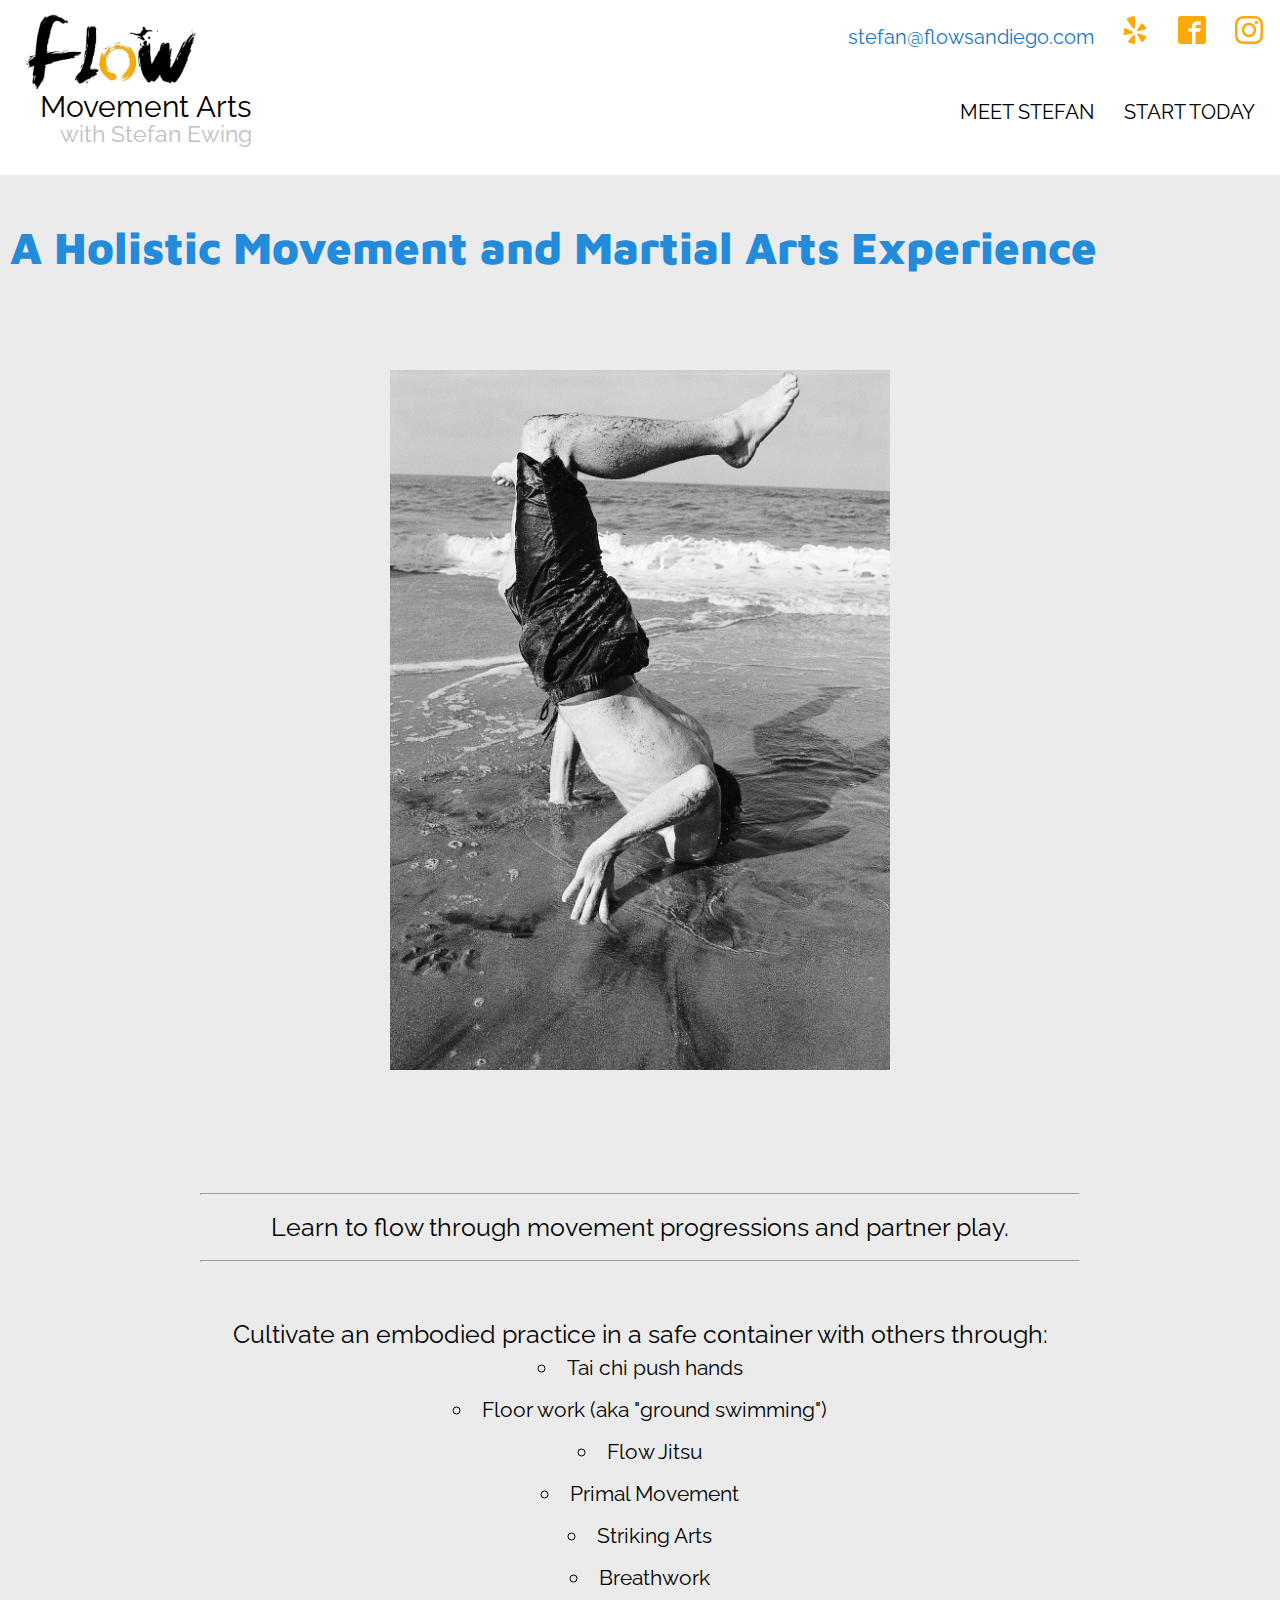
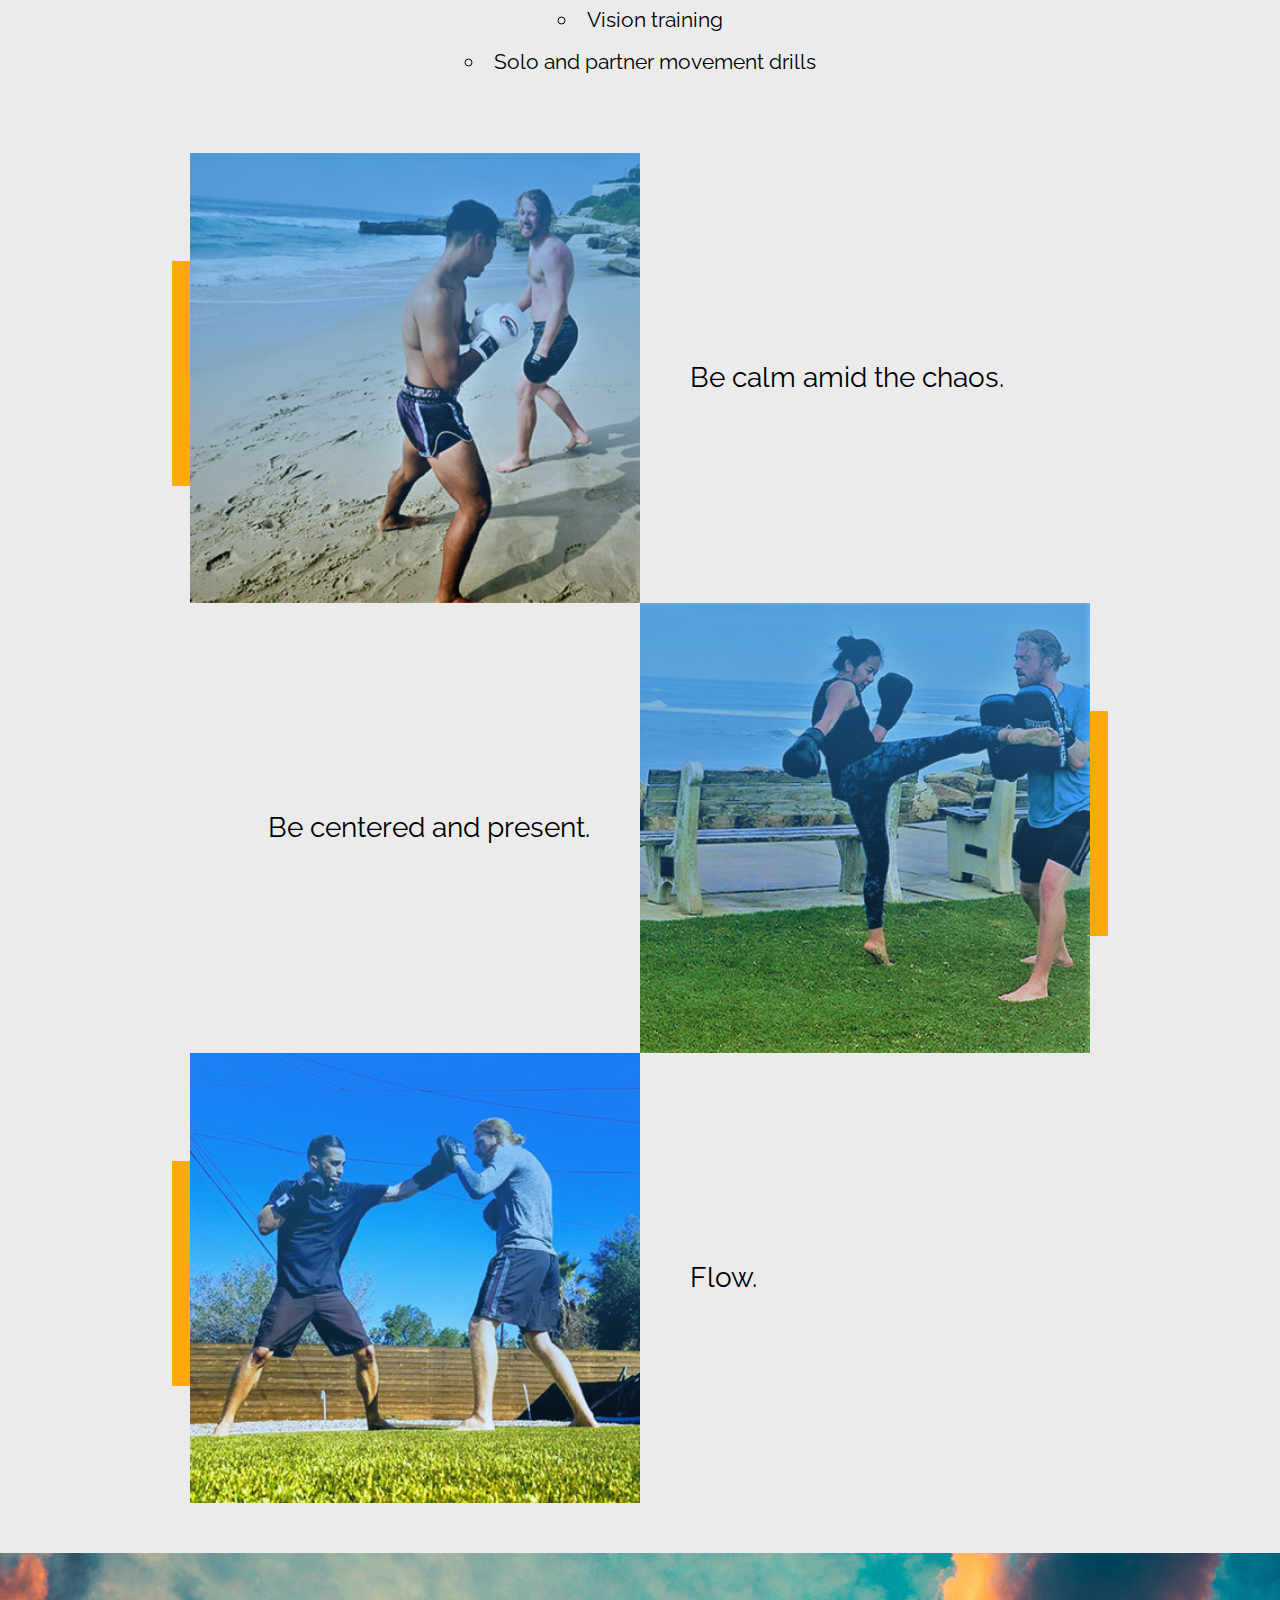
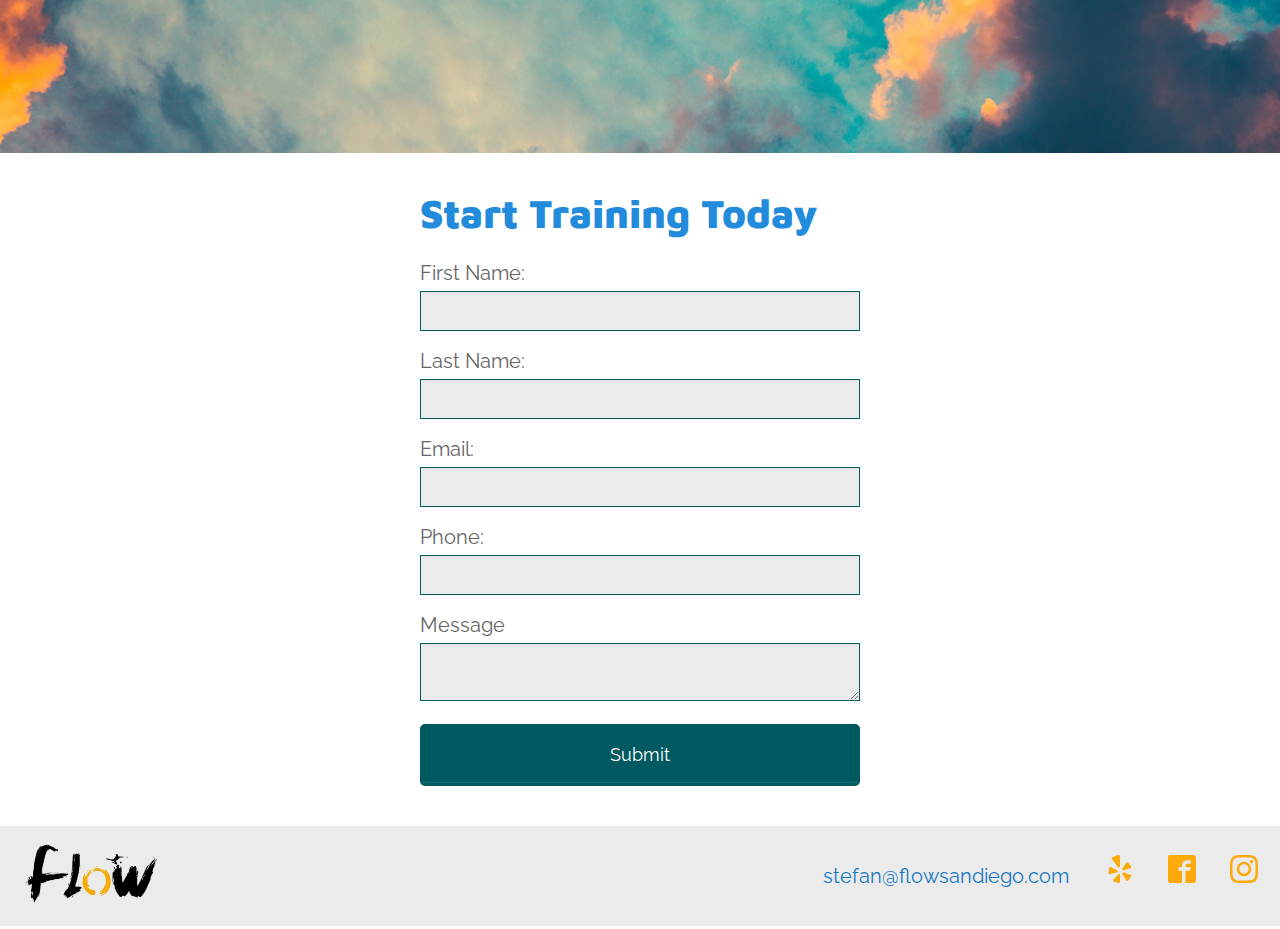
<file: index.html>
<!doctype html>
<html lang="en-US">
<html>

<head>
  <link href="https://fonts.googleapis.com/css?family=Maven+Pro:500,900|Raleway:400,500,600" rel="stylesheet">
  <link href="https://cdn-images.mailchimp.com/embedcode/horizontal-slim-10_7.css" rel="stylesheet" type="text/css">
  <title>Holistic Movement and Martial Arts | San Diego</title>
  <meta charset="utf-8" />
  <meta name="description" content="Learn muay thai kickboxing and self defense in San Diego with training 
      crafted to you personally. Easily fit training into your schedule by meeting the instructor 
      when and where you want. Start training today!" />
  <meta name="viewport" content="initial-scale=1.0,width=device-width" />
  <meta name="google-site-verification" content="4Tm22Hszbmu7S5Mw5IDHww8id_lLpzlJsDMXndzX_nU" />
  <meta name="msvalidate.01" content="718AE8DAEF919792B9D03F8E75C4435F" />
  <link rel="stylesheet" href="css/reset.css" />
  <link rel="stylesheet" href="css/style.css" />
</head>

<body>
  <svg aria-hidden="true" style="position: absolute; width: 0; height: 0; overflow: hidden;" version="1.1"
    xmlns="http://www.w3.org/2000/svg" xmlns:xlink="http://www.w3.org/1999/xlink">
    <defs>
      <symbol id="icon-menu" viewBox="0 0 32 32">
        <title>menu</title>
        <path d="M2 6h28v6h-28zM2 14h28v6h-28zM2 22h28v6h-28z"></path>
      </symbol>
      <symbol id="icon-facebook2" viewBox="0 0 32 32">
        <title>facebook2</title>
        <path
          d="M29 0h-26c-1.65 0-3 1.35-3 3v26c0 1.65 1.35 3 3 3h13v-14h-4v-4h4v-2c0-3.306 2.694-6 6-6h4v4h-4c-1.1 0-2 0.9-2 2v2h6l-1 4h-5v14h9c1.65 0 3-1.35 3-3v-26c0-1.65-1.35-3-3-3z">
        </path>
      </symbol>
      <symbol id="icon-instagram" viewBox="0 0 32 32">
        <title>instagram</title>
        <path
          d="M16 2.881c4.275 0 4.781 0.019 6.462 0.094 1.563 0.069 2.406 0.331 2.969 0.55 0.744 0.288 1.281 0.638 1.837 1.194 0.563 0.563 0.906 1.094 1.2 1.838 0.219 0.563 0.481 1.412 0.55 2.969 0.075 1.688 0.094 2.194 0.094 6.463s-0.019 4.781-0.094 6.463c-0.069 1.563-0.331 2.406-0.55 2.969-0.288 0.744-0.637 1.281-1.194 1.837-0.563 0.563-1.094 0.906-1.837 1.2-0.563 0.219-1.413 0.481-2.969 0.55-1.688 0.075-2.194 0.094-6.463 0.094s-4.781-0.019-6.463-0.094c-1.563-0.069-2.406-0.331-2.969-0.55-0.744-0.288-1.281-0.637-1.838-1.194-0.563-0.563-0.906-1.094-1.2-1.837-0.219-0.563-0.481-1.413-0.55-2.969-0.075-1.688-0.094-2.194-0.094-6.463s0.019-4.781 0.094-6.463c0.069-1.563 0.331-2.406 0.55-2.969 0.288-0.744 0.638-1.281 1.194-1.838 0.563-0.563 1.094-0.906 1.838-1.2 0.563-0.219 1.412-0.481 2.969-0.55 1.681-0.075 2.188-0.094 6.463-0.094zM16 0c-4.344 0-4.887 0.019-6.594 0.094-1.7 0.075-2.869 0.35-3.881 0.744-1.056 0.412-1.95 0.956-2.837 1.85-0.894 0.888-1.438 1.781-1.85 2.831-0.394 1.019-0.669 2.181-0.744 3.881-0.075 1.713-0.094 2.256-0.094 6.6s0.019 4.887 0.094 6.594c0.075 1.7 0.35 2.869 0.744 3.881 0.413 1.056 0.956 1.95 1.85 2.837 0.887 0.887 1.781 1.438 2.831 1.844 1.019 0.394 2.181 0.669 3.881 0.744 1.706 0.075 2.25 0.094 6.594 0.094s4.888-0.019 6.594-0.094c1.7-0.075 2.869-0.35 3.881-0.744 1.050-0.406 1.944-0.956 2.831-1.844s1.438-1.781 1.844-2.831c0.394-1.019 0.669-2.181 0.744-3.881 0.075-1.706 0.094-2.25 0.094-6.594s-0.019-4.887-0.094-6.594c-0.075-1.7-0.35-2.869-0.744-3.881-0.394-1.063-0.938-1.956-1.831-2.844-0.887-0.887-1.781-1.438-2.831-1.844-1.019-0.394-2.181-0.669-3.881-0.744-1.712-0.081-2.256-0.1-6.6-0.1v0z">
        </path>
        <path
          d="M16 7.781c-4.537 0-8.219 3.681-8.219 8.219s3.681 8.219 8.219 8.219 8.219-3.681 8.219-8.219c0-4.537-3.681-8.219-8.219-8.219zM16 21.331c-2.944 0-5.331-2.387-5.331-5.331s2.387-5.331 5.331-5.331c2.944 0 5.331 2.387 5.331 5.331s-2.387 5.331-5.331 5.331z">
        </path>
        <path
          d="M26.462 7.456c0 1.060-0.859 1.919-1.919 1.919s-1.919-0.859-1.919-1.919c0-1.060 0.859-1.919 1.919-1.919s1.919 0.859 1.919 1.919z">
        </path>
      </symbol>
      <symbol id="icon-yelp" viewBox="0 0 32 32">
        <title>yelp</title>
        <path
          d="M19.027 20.421c-0.54 0.545-0.083 1.535-0.083 1.535l4.065 6.788c0 0 0.668 0.895 1.246 0.895 0.581 0 1.155-0.477 1.155-0.477l3.214-4.594c0 0 0.324-0.58 0.331-1.087 0.012-0.722-1.077-0.92-1.077-0.92l-7.609-2.444c-0 0-0.746-0.198-1.242 0.303zM18.642 17c0.389 0.66 1.463 0.468 1.463 0.468l7.592-2.219c0 0 1.035-0.421 1.182-0.982 0.145-0.561-0.171-1.238-0.171-1.238l-3.628-4.274c0 0-0.314-0.54-0.967-0.595-0.719-0.061-1.162 0.809-1.162 0.809l-4.29 6.75c0 0-0.379 0.672-0.020 1.28zM15.055 14.368c0.894-0.22 1.036-1.519 1.036-1.519l-0.061-10.808c0 0-0.135-1.333-0.734-1.695-0.94-0.57-1.218-0.272-1.487-0.233l-6.303 2.342c0 0-0.617 0.204-0.939 0.719-0.459 0.73 0.466 1.798 0.466 1.798l6.551 8.93c0 0 0.647 0.669 1.47 0.465zM13.498 18.742c0.023-0.834-1.001-1.334-1.001-1.334l-6.775-3.423c0 0-1.004-0.414-1.491-0.126-0.373 0.221-0.704 0.62-0.737 0.973l-0.441 5.432c0 0-0.066 0.941 0.178 1.369 0.345 0.608 1.482 0.184 1.482 0.184l7.909-1.748c0.307-0.207 0.846-0.225 0.876-1.328zM15.465 21.673c-0.679-0.349-1.491 0.373-1.491 0.373l-5.296 5.83c0 0-0.661 0.892-0.493 1.439 0.158 0.513 0.42 0.768 0.791 0.948l5.319 1.679c0 0 0.645 0.134 1.133-0.008 0.693-0.201 0.565-1.286 0.565-1.286l0.12-7.894c-0 0-0.027-0.76-0.648-1.082z">
        </path>
      </symbol>
    </defs>
  </svg>

  <div class="tablet_nav_dropdown_background"></div>
  <header>
    <div class="scroll_header" id="scrollHeader" role="form">
      <div class="scroll_header_left">
        <button type="button" class="start_today" id="start_today">Start Training Today</button>
      </div>
      <!--end header left-->
      <div class="scroll_header_right">

        <!-- Begin MailChimp Signup Form -->
        <!-- <div id="mc_embed_signup"> -->
        <form
          action="https://directconnectionstraining.us16.list-manage.com/subscribe/post?u=0e68aa7948aa523b3192896d3&amp;id=10de667a09"
          method="post" id="mc-embedded-subscribe-form" name="mc-embedded-subscribe-form" class="validate"
          target="_blank" novalidate>
          <!-- <div id="mc_embed_signup_scroll"> -->
          <!-- <label for="mce-EMAIL">Subscribe to our mailing list</label> -->
          <p>Subscribe to my email list:</p>
          <input type="email" value="" name="EMAIL" class="email newsletter_email" id="mce-EMAIL"
            placeholder="email address" id="newsletter_email" required>
          <!-- real people should not fill this in and expect good things - do not remove this or risk form bot signups-->
          <!-- <div style="position: absolute; left: -5000px;" aria-hidden="true"> -->
          <!-- <input type="text" name="b_0e68aa7948aa523b3192896d3_10de667a09" tabindex="-1" value=""> -->
          <!-- </div> -->
          <!-- <div class="clear"> -->
          <input type="submit" value="Subscribe" name="subscribe" id="mc-embedded-subscribe" class="button submit_btn">
          <!-- </div> -->
          <!-- </div> -->
        </form>
        <!-- </div> -->
        <!--End mc_embed_signup-->
      </div>
      <!--end header right-->
    </div>
    <!--end scroll_header-->

    <div class="header_grid">
      <div class="main_header">
        <a href="http://www.flowsandiego.com"><img src="images/flow_logo.png" alt="Flow Movement Arts logo"
            class="logo_img"></a>
        <h2>Movement Arts</h2>
        <h3>with Stefan Ewing</h3>
      </div>
      <div class="contact">
        <ul>
          <li><a href="mailto:stefan@flowsandiego.com">stefan@flowsandiego.com</a>
          <li>
          <li><a target="_blank" href="https://www.yelp.com/biz/flow-fitness-in-striking-san-diego-3"><svg
                class="icon icon-yelp">
                <use xlink:href="#icon-yelp"></use>
              </svg></a></li>
          <li><a target="_blank" href="https://www.facebook.com/flowfitnessinstriking/"><svg
                class="icon icon-facebook2">
                <use xlink:href="#icon-facebook2"></use>
              </svg></a></li>
          <li><a target="_blank" href="https://www.instagram.com/flowsandiego/"><svg class="icon icon-instagram">
                <use xlink:href="#icon-instagram"></use>
              </svg></a></li>
        </ul>
      </div>
      <nav class="nav">
        <ul>
          <li><a href="http://www.flowsandiego.com/meet_stefan">Meet Stefan</a></li>
          <li><a href="#" class="start_today" id="start_today">Start Today</a></li>
        </ul>
      </nav>
      <nav class="tablet_nav">
        <li><a target="_blank" href="https://www.yelp.com/biz/flow-fitness-in-striking-san-diego-3"><svg
              class="icon icon-yelp">
              <use xlink:href="#icon-yelp"></use>
            </svg></a></li>
        <li><a target="_blank" href="https://www.facebook.com/flowfitnessinstriking/"><svg class="icon icon-facebook2">
              <use xlink:href="#icon-facebook2"></use>
            </svg></a></li>
        <li><a target="_blank" href="https://www.instagram.com/flowsandiego/"><svg class="icon icon-instagram">
              <use xlink:href="#icon-instagram"></use>
            </svg></a></li>
        <li class="menu_bars"><a href="#"><svg class="icon icon-menu" id="menuBtn">
              <use xlink:href="#icon-menu"></use>
            </svg></a></li>
      </nav>
      <!--end tablet_nav-->
    </div> <!-- end div grid -->
  </header>
  <!-- TODO: make hamburger menu clickable when tabbing through -->
  <nav class="tablet_nav_dropdown" id="tabletNavDropdown">
    <ul>
      <li><a href="http://www.flowsandiego.com/meet_stefan">Meet Stefan</a></li>
      <li><a href="#" class="start_today" id="start_today">Start Today</a></li>
    </ul>
  </nav>
  <!--nav dropdown end -->

  <main class="container main_content">
    <div class="row main_row">
      <h1>A Holistic Movement and Martial Arts Experience<h1>
    </div>
    <!--end row-->

    <div style="max-width: 600px; margin: auto; padding: 50px;">
      <img style="width: 100%;" src="images/Kodakgold200-45.jpeg">
    </div>


    <section class="content">
      <section class="content_overview">
        <hr>
        <p>Learn to flow through movement progressions and partner play.</p>
        <hr>
        <div class="content_overview_div">
          <p>Cultivate an embodied practice in a safe container with others through:</p>
          <ul class="content_overview_list">
            <li>Tai chi push hands</li>
            <li>Floor work (aka "ground swimming")</li>
            <li>Flow Jitsu</li>
            <li>Primal Movement</li>
            <li>Striking Arts</li>
            <li>Breathwork</li>
            <li>Vision training</li>
            <li>Solo and partner movement drills</li>
          </ul>
        </div>
      </section>
      <section class="container main_grid">
        <div class="image_1 item item1" aria-label="muay thai training on a beach" role="img">
          <div class="image_marker image_marker_left"></div>
        </div> <!-- end image_1 -->
        <div class="item item2">
          <div class="item_textbox_right">
            <p class="heavy">Be calm amid the chaos.</p>
          </div>
        </div>
        <div class="item item3">
          <div class="item_textbox_left">
            <p class="heavy">Be centered and present.</p>
          </div>
        </div>
        <div class="image_2 item item4" aria-label="self-defense training in garage" role="img">
          <div class="image_marker image_marker_right"></div>
        </div> <!-- end image_2 -->
        <div class="image_3 item item5" aria-label="martial arts training gear" role="img">
          <div class="image_marker image_marker_left"></div>
        </div> <!-- end image_3 -->
        <div class="item item6">
          <div class="item_textbox_right">
            <p class="heavy">Flow.</p>
          </div>
        </div>
      </section>
      <!--end main_grid-->
    </section>


    <!--
          <section class="showcase_grid" id="mainContent">
            <div class="container video_1_box">
              <button class="playBtn" id="playBtn1" title="Toggle Play">►</button>
              <video muted loop preload="none" poster="images/video4poster.png" class="video1 video" id="video1" src="images/video4.mp4" type="video/mp4" aria-label="Stefan and client doing self-defense training"></video>
              <a href="#!" class="muteBtn1 muteBtn" id="muteBtn1" role="button" aria-label="mute button" tabindex="-1">
                <span></span>
              </a>
            </div> 

            <div class="container video_2_box">
              <button class="playBtn" id="playBtn2" title="Toggle Play">►</button>
              <video muted loop preload="none" poster="images/video6poster.png" class="video2 video" id="video2" src="images/video6.mp4" type="video/mp4" aria-label="Stefan and client muay thai training"></video>
              <a href="#!" class="muteBtn1 muteBtn" id="muteBtn2" role="button" aria-label="mute button" tabindex="-1">
                <span></span>
              </a>
            </div> 
          </section> <!--showcase end-->


    <div class="row_testimonial"></div>
    <!--end row-->
  </main>
  <!--end main_content container-->


  <div class="row row_banner">
  </div>
  <!--end row-->

  <form name="contact" data-netlify="true" aria-label="contact form" tabindex="0">
    <h1 class="start_today_header" id="start_today_header">Start Training Today</h1>
    <label for='first_name'>First Name:</label>
    <input type="text" id="first_name" name="first_name">

    <label for='last_name'>Last Name:</label>
    <input type="text" id="last_name" name="last_name">

    <label for='email'>Email:</label>
    <input type="email" id="email" name="user_email">

    <label for='phone'>Phone:</label>
    <input type="number" id="number" name="user_number" aria-label="phone">

    <label for="comment">Message</label>
    <textarea id="comment" name="user_comment"></textarea>
    <button type="submit" class="submit">Submit</button>
  </form>

  <footer>
    <div class="large_footer">
      <ul>
        <a href="http://www.flowsandiego.com/"><img src="images/flow_logo.png" alt="Flow Movement Arts logo"
            class="logo_img_small"></a>
        <li><a href="mailto:stefan@flowsandiego.com">stefan@flowsandiego.com</a>
        <li>
        <li><a target="_blank" href="https://www.yelp.com/biz/flow-fitness-in-striking-san-diego-3"><svg
              class="icon icon-yelp">
              <use xlink:href="#icon-yelp"></use>
            </svg></a></li>
        <li><a target="_blank" href="https://www.facebook.com/flowfitnessinstriking/"><svg class="icon icon-facebook2">
              <use xlink:href="#icon-facebook2"></use>
            </svg></a></li>
        <li><a target="_blank" href="https://www.instagram.com/flowsandiego/"><svg class="icon icon-instagram">
              <use xlink:href="#icon-instagram"></use>
            </svg></a></li>
      </ul>
    </div>
    <div class="small_footer">
      <ul class="footer_ul_icons">
        <li><a target="_blank" href="https://www.yelp.com/biz/flow-fitness-in-striking-san-diego-3"><svg
              class="icon icon-yelp">
              <use xlink:href="#icon-yelp"></use>
            </svg></a></li>
        <li><a target="_blank" href="https://www.facebook.com/flowfitnessinstriking/"><svg class="icon icon-facebook2">
              <use xlink:href="#icon-facebook2"></use>
            </svg></a></li>
        <li><a target="_blank" href="https://www.instagram.com/flowsandiego/"><svg class="icon icon-instagram">
              <use xlink:href="#icon-instagram"></use>
            </svg></a></li>
      </ul>
      <ul class="footer_ul_contact">
        <li><a href="mailto:stefan@flowsandiego.com">stefan@flowsandiego.com</a>
        <li>
          <a href="http://www.flowsandiego.com/"><img src="images/flow_logo.png" alt="Flow Movement Arts logo"
              class="logo_img_small"></a>
      </ul>
    </div>
  </footer>


  <script src="https://ajax.googleapis.com/ajax/libs/jquery/3.2.1/jquery.min.js"></script>
  <script src="js/global.js" async></script>
  <script src="js/home.js" async></script>
</body>

</html>
</file>
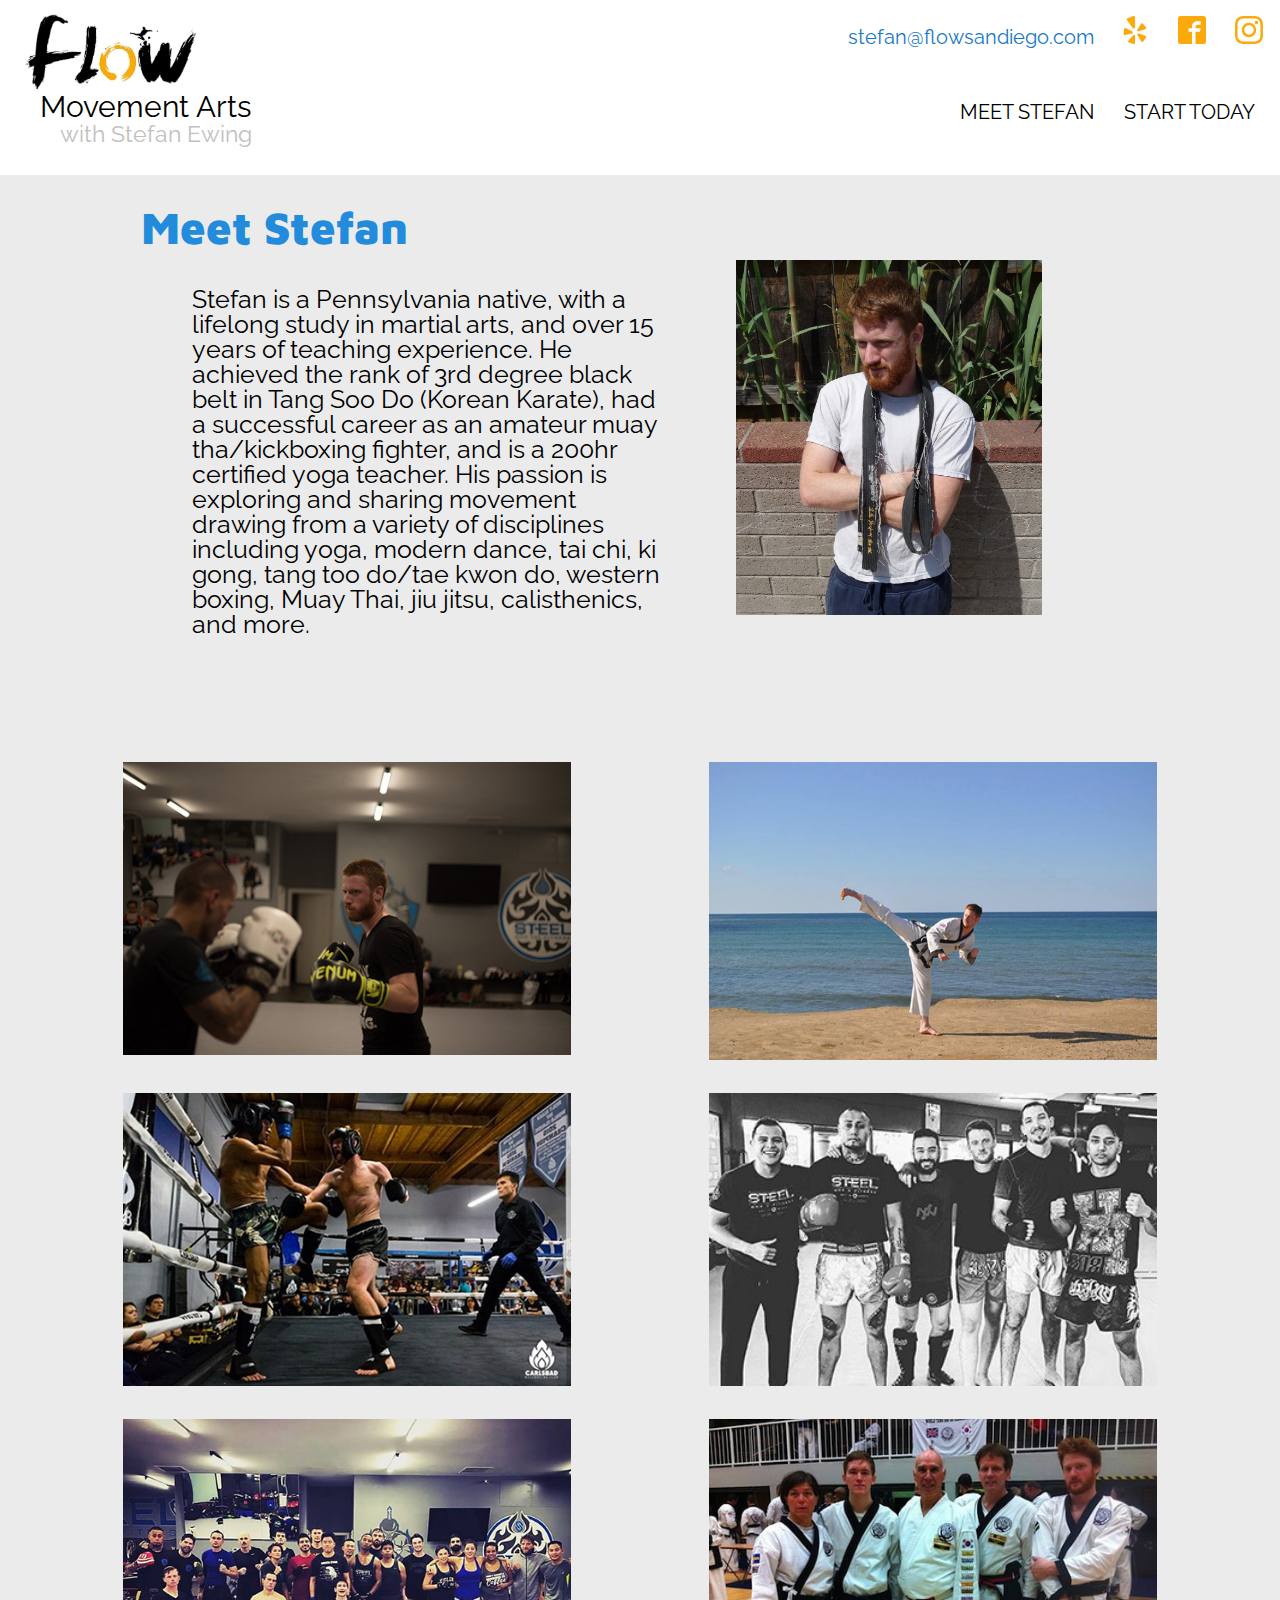
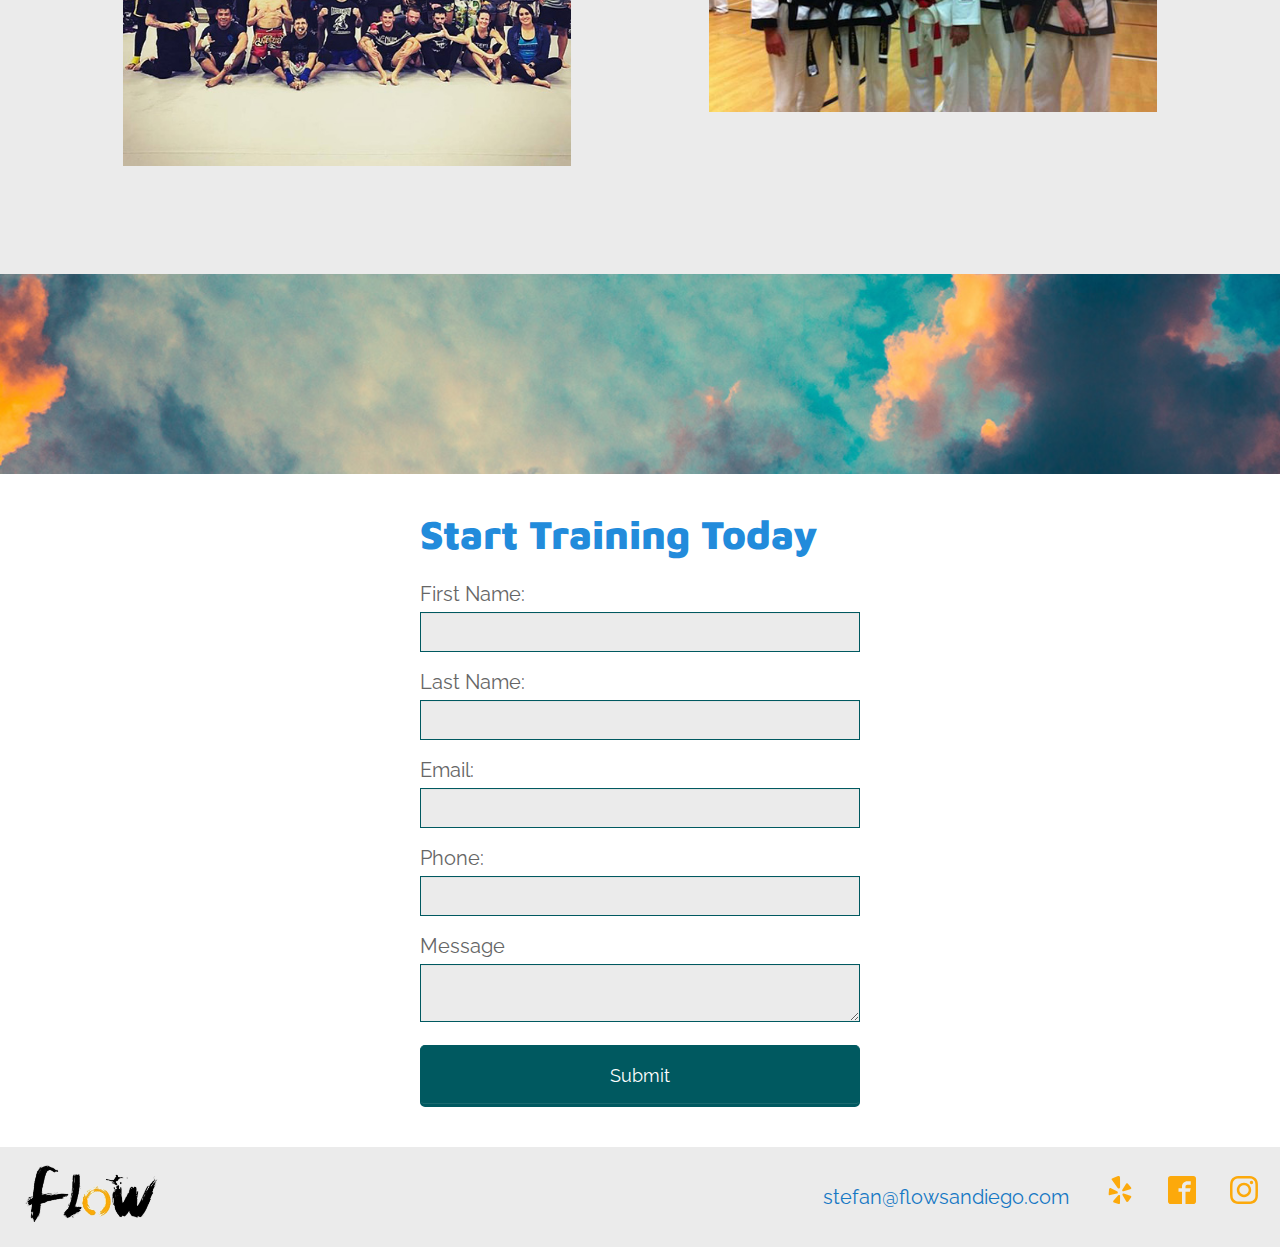
<file: meet_stefan.html>
<!doctype html>
<html lang="en-US">
<html>

<head>
  <link href="https://fonts.googleapis.com/css?family=Maven+Pro:500,900|Raleway:400,500,600" rel="stylesheet">
  <title>Holistic Movement and Martial Arts | Instructor | San Deigo</title>
  <meta charset="utf-8" />
  <meta name="description" content="Learn muay thai kickboxing and self defense in San Diego with training 
        crafted to you personally. Easily fit training into your schedule by meeting the instructor 
        when and where you want. Start training today!" />
  <meta name="viewport" content="initial-scale=1.0,width=device-width" />
  <link rel="stylesheet" href="css/reset.css" />
  <link rel="stylesheet" href="css/style.css" />
</head>

<body>
  <svg aria-hidden="true" style="position: absolute; width: 0; height: 0; overflow: hidden;" version="1.1"
    xmlns="http://www.w3.org/2000/svg" xmlns:xlink="http://www.w3.org/1999/xlink">
    <defs>
      <symbol id="icon-menu" viewBox="0 0 32 32">
        <title>menu</title>
        <path d="M2 6h28v6h-28zM2 14h28v6h-28zM2 22h28v6h-28z"></path>
      </symbol>
      <symbol id="icon-facebook2" viewBox="0 0 32 32">
        <title>facebook2</title>
        <path
          d="M29 0h-26c-1.65 0-3 1.35-3 3v26c0 1.65 1.35 3 3 3h13v-14h-4v-4h4v-2c0-3.306 2.694-6 6-6h4v4h-4c-1.1 0-2 0.9-2 2v2h6l-1 4h-5v14h9c1.65 0 3-1.35 3-3v-26c0-1.65-1.35-3-3-3z">
        </path>
      </symbol>
      <symbol id="icon-instagram" viewBox="0 0 32 32">
        <title>instagram</title>
        <path
          d="M16 2.881c4.275 0 4.781 0.019 6.462 0.094 1.563 0.069 2.406 0.331 2.969 0.55 0.744 0.288 1.281 0.638 1.837 1.194 0.563 0.563 0.906 1.094 1.2 1.838 0.219 0.563 0.481 1.412 0.55 2.969 0.075 1.688 0.094 2.194 0.094 6.463s-0.019 4.781-0.094 6.463c-0.069 1.563-0.331 2.406-0.55 2.969-0.288 0.744-0.637 1.281-1.194 1.837-0.563 0.563-1.094 0.906-1.837 1.2-0.563 0.219-1.413 0.481-2.969 0.55-1.688 0.075-2.194 0.094-6.463 0.094s-4.781-0.019-6.463-0.094c-1.563-0.069-2.406-0.331-2.969-0.55-0.744-0.288-1.281-0.637-1.838-1.194-0.563-0.563-0.906-1.094-1.2-1.837-0.219-0.563-0.481-1.413-0.55-2.969-0.075-1.688-0.094-2.194-0.094-6.463s0.019-4.781 0.094-6.463c0.069-1.563 0.331-2.406 0.55-2.969 0.288-0.744 0.638-1.281 1.194-1.838 0.563-0.563 1.094-0.906 1.838-1.2 0.563-0.219 1.412-0.481 2.969-0.55 1.681-0.075 2.188-0.094 6.463-0.094zM16 0c-4.344 0-4.887 0.019-6.594 0.094-1.7 0.075-2.869 0.35-3.881 0.744-1.056 0.412-1.95 0.956-2.837 1.85-0.894 0.888-1.438 1.781-1.85 2.831-0.394 1.019-0.669 2.181-0.744 3.881-0.075 1.713-0.094 2.256-0.094 6.6s0.019 4.887 0.094 6.594c0.075 1.7 0.35 2.869 0.744 3.881 0.413 1.056 0.956 1.95 1.85 2.837 0.887 0.887 1.781 1.438 2.831 1.844 1.019 0.394 2.181 0.669 3.881 0.744 1.706 0.075 2.25 0.094 6.594 0.094s4.888-0.019 6.594-0.094c1.7-0.075 2.869-0.35 3.881-0.744 1.050-0.406 1.944-0.956 2.831-1.844s1.438-1.781 1.844-2.831c0.394-1.019 0.669-2.181 0.744-3.881 0.075-1.706 0.094-2.25 0.094-6.594s-0.019-4.887-0.094-6.594c-0.075-1.7-0.35-2.869-0.744-3.881-0.394-1.063-0.938-1.956-1.831-2.844-0.887-0.887-1.781-1.438-2.831-1.844-1.019-0.394-2.181-0.669-3.881-0.744-1.712-0.081-2.256-0.1-6.6-0.1v0z">
        </path>
        <path
          d="M16 7.781c-4.537 0-8.219 3.681-8.219 8.219s3.681 8.219 8.219 8.219 8.219-3.681 8.219-8.219c0-4.537-3.681-8.219-8.219-8.219zM16 21.331c-2.944 0-5.331-2.387-5.331-5.331s2.387-5.331 5.331-5.331c2.944 0 5.331 2.387 5.331 5.331s-2.387 5.331-5.331 5.331z">
        </path>
        <path
          d="M26.462 7.456c0 1.060-0.859 1.919-1.919 1.919s-1.919-0.859-1.919-1.919c0-1.060 0.859-1.919 1.919-1.919s1.919 0.859 1.919 1.919z">
        </path>
      </symbol>
      <symbol id="icon-yelp" viewBox="0 0 32 32">
        <title>yelp</title>
        <path
          d="M19.027 20.421c-0.54 0.545-0.083 1.535-0.083 1.535l4.065 6.788c0 0 0.668 0.895 1.246 0.895 0.581 0 1.155-0.477 1.155-0.477l3.214-4.594c0 0 0.324-0.58 0.331-1.087 0.012-0.722-1.077-0.92-1.077-0.92l-7.609-2.444c-0 0-0.746-0.198-1.242 0.303zM18.642 17c0.389 0.66 1.463 0.468 1.463 0.468l7.592-2.219c0 0 1.035-0.421 1.182-0.982 0.145-0.561-0.171-1.238-0.171-1.238l-3.628-4.274c0 0-0.314-0.54-0.967-0.595-0.719-0.061-1.162 0.809-1.162 0.809l-4.29 6.75c0 0-0.379 0.672-0.020 1.28zM15.055 14.368c0.894-0.22 1.036-1.519 1.036-1.519l-0.061-10.808c0 0-0.135-1.333-0.734-1.695-0.94-0.57-1.218-0.272-1.487-0.233l-6.303 2.342c0 0-0.617 0.204-0.939 0.719-0.459 0.73 0.466 1.798 0.466 1.798l6.551 8.93c0 0 0.647 0.669 1.47 0.465zM13.498 18.742c0.023-0.834-1.001-1.334-1.001-1.334l-6.775-3.423c0 0-1.004-0.414-1.491-0.126-0.373 0.221-0.704 0.62-0.737 0.973l-0.441 5.432c0 0-0.066 0.941 0.178 1.369 0.345 0.608 1.482 0.184 1.482 0.184l7.909-1.748c0.307-0.207 0.846-0.225 0.876-1.328zM15.465 21.673c-0.679-0.349-1.491 0.373-1.491 0.373l-5.296 5.83c0 0-0.661 0.892-0.493 1.439 0.158 0.513 0.42 0.768 0.791 0.948l5.319 1.679c0 0 0.645 0.134 1.133-0.008 0.693-0.201 0.565-1.286 0.565-1.286l0.12-7.894c-0 0-0.027-0.76-0.648-1.082z">
        </path>
      </symbol>
    </defs>
  </svg>
  <div class="tablet_nav_dropdown_background"></div>
  <header>

    <div class="header_grid">
      <div class="main_header">
        <a href="http://www.flowsandiego.com"><img src="images/flow_logo.png" alt="Flow Movement Arts logo"
            class="logo_img"></a>
        <h2>Movement Arts</h2>
        <h3>with Stefan Ewing</h3>
      </div>
      <div class="contact">
        <ul>
          <li><a href="mailto:stefan@flowsandiego.com">stefan@flowsandiego.com</a>
          <li>
          <li><a target="_blank" href="https://www.yelp.com/biz/flow-fitness-in-striking-san-diego-3"><svg
                class="icon icon-yelp">
                <use xlink:href="#icon-yelp"></use>
              </svg></a></li>
          <li><a target="_blank" href="https://www.facebook.com/flowfitnessinstriking/"><svg
                class="icon icon-facebook2">
                <use xlink:href="#icon-facebook2"></use>
              </svg></a></li>
          <li><a target="_blank" href="https://www.instagram.com/flowsandiego/"><svg class="icon icon-instagram">
                <use xlink:href="#icon-instagram"></use>
              </svg></a></li>
        </ul>
      </div>
      <nav class="nav">
        <ul>
          <li><a href="http://www.flowsandiego.com/meet_stefan">Meet Stefan</a></li>
          <li><a href="#" class="start_today" id="start_today">Start Today</a></li>
        </ul>
      </nav>
      <nav class="tablet_nav">
        <li><a target="_blank" href="https://www.yelp.com/biz/flow-fitness-in-striking-san-diego-3"><svg
              class="icon icon-yelp">
              <use xlink:href="#icon-yelp"></use>
            </svg></a></li>
        <li><a target="_blank" href="https://www.facebook.com/flowfitnessinstriking/"><svg class="icon icon-facebook2">
              <use xlink:href="#icon-facebook2"></use>
            </svg></a></li>
        <li><a target="_blank" href="https://www.instagram.com/flowsandiego/"><svg class="icon icon-instagram">
              <use xlink:href="#icon-instagram"></use>
            </svg></a></li>
        <li class="menu_bars"><a href="#"><svg class="icon icon-menu" id="menuBtn">
              <use xlink:href="#icon-menu"></use>
            </svg></a></li>
      </nav>
      <!--end tablet_nav-->
    </div> <!-- end div grid -->
  </header>
  <nav class="tablet_nav_dropdown" id="tabletNavDropdown">
    <ul>
      <li><a href="http://www.flowsandiego.com">Home</a></li>
      <li><a href="#" class="start_today" id="start_today">Start Today</a></li>
    </ul>
  </nav>
  <!--nav dropdown end -->

  <div class="bio_grid">
    <div class="bio">
      <h1>Meet Stefan</h1>
      <div class="bio_container">
        <p>
          Stefan is a Pennsylvania native, with a lifelong study in martial arts, and over 15 years of teaching
          experience. He achieved the rank of 3rd degree black belt in Tang Soo Do (Korean Karate), had a successful
          career as an amateur muay tha/kickboxing fighter, and is a 200hr certified yoga teacher. His passion is
          exploring and sharing movement drawing from a variety of disciplines including yoga, modern dance, tai chi, ki
          gong, tang too do/tae kwon do, western boxing, Muay Thai, jiu jitsu, calisthenics, and more.
        </p>
      </div>
    </div>
    <div class="bio_photo">
      <img src="images/stefan_crop.jpg" alt="image of Stefan with black belt">
    </div>
  </div>

  <ul class="instructor_photos">
    <li>
      <picture>
        <source media="(min-width: 400px)" srcset="images/stefan_3.jpg">
        <img src="images/mini_stefan_3.jpg" alt="Stefan training at gym">
      </picture>
    </li>
    <li>
      <picture>
        <source media="(min-width: 400px)" srcset="images/stefan_4.jpg">
        <img src="images/mini_stefan_4.jpg" alt="Stefan practicing martial arts">
      </picture>
    </li>
    <li>
      <picture>
        <source media="(min-width: 400px)" srcset="images/stefan_1.jpg">
        <img src="images/mini_stefan_1.jpg" alt="Stefan in Muay Thai fight">
      </picture>
    </li>
    <li>
      <picture>
        <source media="(min-width: 400px)" srcset="images/group.jpg">
        <img src="images/mini_group.jpg" alt="Stefan and others who train in Muay Thai">
      </picture>
    </li>
    <li>
      <picture>
        <source media="(min-width: 400px)" srcset="images/group2.jpg">
        <img src="images/mini_group2.jpg" alt="Steel Mixed Martial Arts group shot">
      </picture>
    </li>
    <li>
      <picture>
        <source media="(min-width: 400px)" srcset="images/stefan_2.jpg">
        <img src="images/mini_stefan_2.jpg" alt="Group of five martial artists">
      </picture>
    </li>
  </ul>

  <div class="row row_banner"></div>
  <!--end row-->

  <form name="contact" data-netlify="true" aria-label="contact form" tabindex="0">
    <h1 class="start_today_header" id="start_today_header">Start Training Today</h1>
    <label for='first_name'>First Name:</label>
    <input type="text" id="first_name" name="first_name">

    <label for='last_name'>Last Name:</label>
    <input type="text" id="last_name" name="last_name">

    <label for='email'>Email:</label>
    <input type="email" id="email" name="user_email">

    <label for='phone'>Phone:</label>
    <input type="number" id="number" name="user_number" aria-label="phone">

    <label for="comment">Message</label>
    <textarea id="comment" name="user_comment"></textarea>
    <button type="submit" class="submit">Submit</button>
  </form>

  <footer>
    <div class="large_footer">
      <ul>
        <a href="http://www.flowsandiego.com/"><img src="images/flow_logo.png" alt="Flow Movement Artslogo"
            class="logo_img_small"></a>
        <li><a href="mailto:stefan@flowsandiego.com">stefan@flowsandiego.com</a>
        <li>
        <li><a target="_blank" href="https://www.yelp.com/biz/flow-fitness-in-striking-san-diego-3"><svg
              class="icon icon-yelp">
              <use xlink:href="#icon-yelp"></use>
            </svg></a></li>
        <li><a target="_blank" href="https://www.facebook.com/flowfitnessinstriking/"><svg class="icon icon-facebook2">
              <use xlink:href="#icon-facebook2"></use>
            </svg></a></li>
        <li><a target="_blank" href="https://www.instagram.com/flowsandiego/"><svg class="icon icon-instagram">
              <use xlink:href="#icon-instagram"></use>
            </svg></a></li>
      </ul>
    </div>
    <div class="small_footer">
      <ul class="footer_ul_icons">
        <li><a target="_blank" href="https://www.yelp.com/biz/flow-fitness-in-striking-san-diego-3"><svg
              class="icon icon-yelp">
              <use xlink:href="#icon-yelp"></use>
            </svg></a></li>
        <li><a target="_blank" href="https://www.facebook.com/flowfitnessinstriking/"><svg class="icon icon-facebook2">
              <use xlink:href="#icon-facebook2"></use>
            </svg></a></li>
        <li><a target="_blank" href="https://www.instagram.com/flowsandiego/"><svg class="icon icon-instagram">
              <use xlink:href="#icon-instagram"></use>
            </svg></a></li>
      </ul>
      <ul class="footer_ul_contact">
        <li><a href="mailto:stefan@flowsandiego.com">stefan@flowsandiego.com</a>
        <li>
          <a href="http://www.flowsandiego.com/"><img src="images/flow_logo.png" alt="Flow Movement Arts logo"
              class="logo_img_small"></a>
      </ul>
    </div>
  </footer>


  <script src="https://ajax.googleapis.com/ajax/libs/jquery/3.2.1/jquery.min.js"></script>
  <script src="js/global.js" async></script>


</body>

</html>
</file>
<file: css/style.css>
h1 {
  font-family: "Maven Pro", sans-serif;
  font-weight: 900;
  color: #228bdb;
  margin: 10px;
  font-size: 4.5rem;
}

@media (min-width: 300px) and (max-width: 699px) {
  h1 {
    font-size: 3.2rem;
  }
}

h2 {
  font-family: "Raleway", sans-serif;
  font-weight: 400;
  color: 900;
  margin: 10px;
  font-size: 3rem;
}

@media (min-width: 300px) and (max-width: 699px) {
  h2 {
    font-size: 2.5rem;
  }
}

h3 {
  font-family: "Raleway", sans-serif;
  font-weight: 400;
  font-size: 2.3rem;
  color: #c0c0c0;
}

@media (min-width: 300px) and (max-width: 699px) {
  h3 {
    font-size: 2rem;
  }
}

p {
  font-family: "Raleway", sans-serif;
  font-weight: 400;
  font-size: 2.5rem;
}

@media (min-width: 300px) and (max-width: 699px) {
  p {
    font-size: 1.8rem;
  }
}

.contact p {
  color: #666666;
  font-size: 2rem;
}

a {
  font-family: "Raleway", sans-serif;
  font-weight: 400;
  color: #1778c4;
  font-size: 2rem;
  text-decoration: none;
}

a:focus, a:hover {
  text-decoration: underline;
}

.light {
  color: #666666;
  font-size: 1.8rem;
}

.heavy {
  font-size: 2.8rem;
}

@media (min-width: 300px) and (max-width: 699px) {
  .heavy {
    font-size: 2.2rem;
  }
}

.icon {
  display: inline-block;
  width: 2.8rem;
  height: 2.8rem;
  stroke-width: 0;
  stroke: #fca90b;
  fill: #fca90b;
  margin: 0px 7px;
}

html {
  font-size: 62.5%;
  -webkit-box-sizing: border-box;
          box-sizing: border-box;
}

*, *:before, *:after {
  -webkit-box-sizing: inherit;
          box-sizing: inherit;
}

body {
  font-family: "Raleway", sans-serif;
  font-weight: 400;
  font-size: 18px;
  color: 900;
  background: white;
}

/* ====================== Scroll Header ====================== */
.scroll_header {
  background-color: #228bdb;
  height: 60px;
  width: 100vw;
  color: white;
  z-index: 200;
  display: none;
}

.scroll_header p {
  display: inline-block;
  line-height: 50px;
  font-size: 16px;
}

.scroll_header_left {
  text-align: left;
  margin-left: 50px;
  height: 100%;
  display: inline-block;
}

@media (min-width: 700px) and (max-width: 991px) {
  .scroll_header_left {
    display: none;
  }
}

.scroll_header_right {
  text-align: right;
  margin-right: 50px;
  height: 100%;
  display: inline-block;
  float: right;
  padding-right: 20px;
}

@media (min-width: 300px) and (max-width: 699px) {
  .scroll_header_right {
    display: none;
  }
}

.sticky {
  position: fixed;
  top: 0;
  width: 100%;
  display: inline;
}

.sticky + .content {
  padding-top: 102px;
}

/* ====================== Header Banner ====================== */
.header_grid {
  display: -ms-grid;
  display: grid;
  -ms-grid-columns: 1fr 1.5fr;
  grid-template-columns: 1fr 1.5fr;
  -ms-grid-rows: 75px 100px;
  grid-template-rows: 75px 100px;
}

@media (min-width: 992px) {
  .header_grid {
        grid-template-areas: "mainheader contact" "mainheader nav";
  }
}

@media (min-width: 700px) and (max-width: 991px) {
  .header_grid {
        grid-template-areas: "mainheader tabletnav" "mainheader .";
  }
}

@media (min-width: 300px) and (max-width: 699px) {
  .header_grid {
    -ms-grid-rows: 150px 50px;
    -ms-grid-columns: 300px 1px;
    -ms-grid-rows: 100px 100px;
        grid-template-rows: 100px 100px;
        grid-template-areas: "mainheader mainheader" "tabletnav tabletnav";
  }
}

.main_header {
  -ms-grid-column: 1;
  -ms-grid-row: 1;
  grid-area: mainheader;
}

@media (min-width: 300px) and (max-width: 699px) {
  .main_header {
    text-align: center;
  }
}

.logo_img {
  width: 200px;
  padding: 10px 0 0 25px;
}

@media (min-width: 300px) and (max-width: 699px) {
  .logo_img {
    width: 150px;
    padding-left: 0;
  }
}

.main_header h2 {
  margin: 0 0 0 40px;
}

.main_header h3 {
  margin-left: 60px;
}

.contact {
  -ms-grid-column: 2;
  -ms-grid-row: 1;
  grid-area: contact;
  text-align: right;
  height: 100%;
  line-height: 75px;
}

.contact li, .tablet_nav li {
  display: inline-block;
  margin-right: 10px;
}

.nav {
  -ms-grid-column: 2;
  -ms-grid-row: 2;
  grid-area: nav;
  text-align: right;
  line-height: 75px;
}

.nav li {
  text-transform: uppercase;
  display: inline-block;
  margin-right: 25px;
}

.nav a {
  color: black;
}

.nav a:hover {
  color: #1778c4;
}

@media (min-width: 300px) and (max-width: 699px) {
  .nav, .contact {
    display: none;
  }
}

@media (min-width: 700px) and (max-width: 991px) {
  .nav, .contact {
    display: none;
  }
}

/* ====================== Dropdown Nav ====================== */
.tablet_nav {
  -ms-grid-column: 1;
  -ms-grid-row: 1;
  grid-area: tabletnav;
  text-align: right;
  -ms-flex-item-align: end;
      -ms-grid-row-align: end;
      align-self: end;
}

@media (min-width: 992px) {
  .tablet_nav {
    display: none;
  }
}

@media (min-width: 300px) and (max-width: 699px) {
  .tablet_nav {
    text-align: center;
    -ms-flex-item-align: center;
        -ms-grid-row-align: center;
        align-self: center;
    -ms-grid-column: 1;
    -ms-grid-row: 2;
  }
}

.tablet_nav_dropdown {
  width: 150px;
  height: auto;
  background-color: white;
  position: absolute;
  top: 80px;
  right: 10px;
  z-index: 500;
  -webkit-box-shadow: 1px 1px 4px #666666;
          box-shadow: 1px 1px 4px #666666;
  border-radius: 3px;
  display: none;
  float: right;
}

@media (min-width: 300px) and (max-width: 699px) {
  .tablet_nav_dropdown {
    top: 180px;
    right: 30px;
  }
}

.tablet_nav_dropdown li {
  padding: 15px;
}

.tablet_nav_dropdown ul {
  text-align: left;
  margin: 10px 0 10px 10px;
}

.tablet_nav_dropdown_background {
  z-index: 499;
  width: 100vw;
  height: 100vh;
  position: fixed;
  top: 0;
  left: 0;
  display: none;
}

/* ====================== Main Content ====================== */
.main_content {
  background-color: #ebebeb;
  width: 100%;
  -webkit-box-sizing: border-box;
          box-sizing: border-box;
}

.content {
  -webkit-box-sizing: border-box;
          box-sizing: border-box;
  width: 100vmin;
  margin: auto;
}

@media (min-width: 300px) and (max-width: 699px) {
  .content {
    width: 90vw;
  }
}

.main_row {
  -webkit-box-sizing: border-box;
          box-sizing: border-box;
  margin: auto;
  padding: 40px 0;
}

.main_row h2 {
  padding-left: 25px;
}

.main_grid {
  margin: auto;
  display: -ms-grid;
  display: grid;
  -ms-grid-columns: 240px 240px;
  grid-template-columns: repeat(2, 50vmin);
  -ms-grid-rows: 1fr 1fr 1fr;
  grid-template-rows: repeat(3, 50vmin);
  -webkit-box-pack: center;
      -ms-flex-pack: center;
          justify-content: center;
  -webkit-box-align: center;
      -ms-flex-align: center;
          align-items: center;
}

@media (min-width: 700px) and (max-width: 991px) {
  .main_grid {
    -ms-grid-columns: (40vmin)[2];
        grid-template-columns: repeat(2, 40vmin);
    -ms-grid-rows: (40vmin)[3];
        grid-template-rows: repeat(3, 40vmin);
  }
}

@media (min-width: 300px) and (max-width: 699px) {
  .main_grid {
    -ms-grid-columns: 60vmin;
        grid-template-columns: 60vmin;
    -ms-grid-rows: min-content;
        grid-template-rows: -webkit-min-content;
        grid-template-rows: min-content;
        grid-template-areas: "row-1" "row-2" "row-3" "row-4" "row-5" "row-6";
  }
}

.item1 {
  -ms-grid-column: 1;
  -ms-grid-row: 1;
}

.item2 {
  -ms-grid-column: 2;
  -ms-grid-row: 1;
}

.item3 {
  -ms-grid-column: 1;
  -ms-grid-row: 2;
}

.item4 {
  -ms-grid-column: 2;
  -ms-grid-row: 2;
}

.item5 {
  -ms-grid-column: 1;
  -ms-grid-row: 3;
}

.item6 {
  -ms-grid-column: 2;
  -ms-grid-row: 3;
}

@media (min-width: 300px) and (max-width: 699px) {
  .item1 {
    grid-area: row-1;
    -ms-grid-column: 1;
    -ms-grid-row: 1;
  }
  .item2 {
    grid-area: row-2;
    -ms-grid-column: 1;
    -ms-grid-row: 2;
  }
  .item3 {
    grid-area: row-4;
    -ms-grid-column: 1;
    -ms-grid-row: 4;
  }
  .item4 {
    grid-area: row-3;
    -ms-grid-column: 1;
    -ms-grid-row: 3;
  }
  .item5 {
    grid-area: row-5;
    -ms-grid-column: 1;
    -ms-grid-row: 5;
  }
  .item6 {
    grid-area: row-6;
    -ms-grid-column: 1;
    -ms-grid-row: 6;
  }
}

.image_1 {
  height: 50vmin;
  background: -webkit-gradient(linear, left top, left bottom, from(rgba(43, 152, 240, 0.6)), to(rgba(43, 152, 240, 0))), url("../images/san_diego_beach.jpg");
  background: linear-gradient(to bottom, rgba(43, 152, 240, 0.6), rgba(43, 152, 240, 0)), url("../images/san_diego_beach.jpg");
}

@media (min-width: 700px) and (max-width: 991px) {
  .image_1 {
    height: 40vmin;
  }
}

@media (min-width: 300px) and (max-width: 699px) {
  .image_1 {
    height: 60vmin;
    background: -webkit-gradient(linear, left top, left bottom, from(rgba(43, 152, 240, 0.6)), to(rgba(43, 152, 240, 0))), url("../images/san_diego_beach-small.jpg");
    background: linear-gradient(to bottom, rgba(43, 152, 240, 0.6), rgba(43, 152, 240, 0)), url("../images/san_diego_beach-small.jpg");
  }
}

.image_2 {
  height: 50vmin;
  background: -webkit-gradient(linear, left top, left bottom, from(rgba(43, 152, 240, 0.6)), to(rgba(43, 152, 240, 0))), url("../images/calumet_park_kickboxing.jpg");
  background: linear-gradient(to bottom, rgba(43, 152, 240, 0.6), rgba(43, 152, 240, 0)), url("../images/calumet_park_kickboxing.jpg");
}

@media (min-width: 700px) and (max-width: 991px) {
  .image_2 {
    height: 40vmin;
  }
}

@media (min-width: 300px) and (max-width: 699px) {
  .image_2 {
    height: 60vmin;
    background: -webkit-gradient(linear, left top, left bottom, from(rgba(43, 152, 240, 0.6)), to(rgba(43, 152, 240, 0))), url("../images/calumet_park_kickboxing_small.jpg");
    background: linear-gradient(to bottom, rgba(43, 152, 240, 0.6), rgba(43, 152, 240, 0)), url("../images/calumet_park_kickboxing_small.jpg");
  }
}

.image_3 {
  height: 50vmin;
  background: -webkit-gradient(linear, left top, left bottom, from(rgba(43, 152, 240, 0.6)), to(rgba(43, 152, 240, 0))), url("../images/muay_thai.jpg");
  background: linear-gradient(to bottom, rgba(43, 152, 240, 0.6), rgba(43, 152, 240, 0)), url("../images/muay_thai.jpg");
}

@media (min-width: 700px) and (max-width: 991px) {
  .image_3 {
    height: 40vmin;
  }
}

@media (min-width: 300px) and (max-width: 699px) {
  .image_3 {
    height: 60vmin;
    background: -webkit-gradient(linear, left top, left bottom, from(rgba(43, 152, 240, 0.6)), to(rgba(43, 152, 240, 0))), url("../images/muay_thai_small.jpg");
    background: linear-gradient(to bottom, rgba(43, 152, 240, 0.6), rgba(43, 152, 240, 0)), url("../images/muay_thai_small.jpg");
  }
}

.image_marker {
  height: 25vmin;
  background-color: #fca90b;
  width: 2vmin;
  top: 50%;
  margin-top: -13vmin;
  z-index: 100;
}

.image_marker_left {
  left: -2vmin;
  position: absolute;
}

.image_marker_right {
  right: -2vmin;
  position: absolute;
}

.item {
  position: relative;
  background-size: contain;
  background-repeat: no-repeat;
}

@media (min-width: 700px) and (max-width: 991px) {
  .item_textbox_right {
    margin-left: 3rem;
    display: -webkit-box;
    display: -ms-flexbox;
    display: flex;
    -webkit-box-pack: center;
        -ms-flex-pack: center;
            justify-content: center;
    -webkit-box-orient: vertical;
    -webkit-box-direction: normal;
        -ms-flex-direction: column;
            flex-direction: column;
  }
}

@media (min-width: 992px) {
  .item_textbox_right {
    margin-left: 5rem;
    display: -webkit-box;
    display: -ms-flexbox;
    display: flex;
    -webkit-box-pack: center;
        -ms-flex-pack: center;
            justify-content: center;
    -webkit-box-orient: vertical;
    -webkit-box-direction: normal;
        -ms-flex-direction: column;
            flex-direction: column;
  }
}

@media (min-width: 300px) and (max-width: 699px) {
  .item_textbox_right {
    text-align: center;
    -webkit-box-pack: start;
        -ms-flex-pack: start;
            justify-content: flex-start;
    margin: 30px 0 40px 0;
  }
}

@media (min-width: 700px) and (max-width: 991px) {
  .item_textbox_left {
    margin-right: 3rem;
    text-align: right;
    display: -webkit-box;
    display: -ms-flexbox;
    display: flex;
    -webkit-box-pack: center;
        -ms-flex-pack: center;
            justify-content: center;
    -webkit-box-orient: vertical;
    -webkit-box-direction: normal;
        -ms-flex-direction: column;
            flex-direction: column;
  }
}

@media (min-width: 992px) {
  .item_textbox_left {
    margin-right: 5rem;
    text-align: right;
    display: -webkit-box;
    display: -ms-flexbox;
    display: flex;
    -webkit-box-pack: center;
        -ms-flex-pack: center;
            justify-content: center;
    -webkit-box-orient: vertical;
    -webkit-box-direction: normal;
        -ms-flex-direction: column;
            flex-direction: column;
  }
}

@media (min-width: 300px) and (max-width: 699px) {
  .item_textbox_left {
    text-align: center;
    -webkit-box-pack: start;
        -ms-flex-pack: start;
            justify-content: flex-start;
    margin: 30px 0 40px 0;
  }
}

.content_overview {
  text-align: center;
  margin: 7rem 1rem;
}

@media (min-width: 300px) and (max-width: 699px) {
  .content_overview {
    margin: 1rem;
  }
}

.content_overview_div {
  margin-top: 6rem;
}

hr {
  margin: 2rem 0;
  background-color: #1778c4;
  height: 2px;
}

ul.content_overview_list {
  list-style: circle inside;
}

ul.content_overview_list li {
  font-size: 2.1rem;
  line-height: 2;
}

@media (min-width: 300px) and (max-width: 699px) {
  ul.content_overview_list li {
    font-size: 1.6rem;
  }
}

/* ====================== Videos ====================== */
.video_container {
  position: relative;
  padding-bottom: 43.25%;
  padding-top: 25px;
  height: 0;
  width: 80%;
  margin: 0 auto 7vh;
}

@media (min-width: 300px) and (max-width: 699px) {
  .video_container {
    width: 100%;
    padding-bottom: 53.25%;
    /* 16:9 */
  }
}

.embedded_video {
  position: absolute;
  top: 0;
  left: 0;
  width: 100%;
  height: 100%;
}

.showcase_grid {
  width: 100%;
  -webkit-box-sizing: border-box;
          box-sizing: border-box;
  display: -ms-grid;
  display: grid;
  margin: auto;
  padding: 7vh 0;
  margin-top: 20px;
  margin-bottom: 20px;
  grid-auto-rows: auto;
  grid-gap: .5vw;
  -ms-grid-columns: (40vw)[2];
      grid-template-columns: repeat(2, 40vw);
  -ms-grid-rows: 40vw;
      grid-template-rows: 40vw;
      grid-template-areas: "video1 video2";
  -webkit-box-pack: center;
      -ms-flex-pack: center;
          justify-content: center;
}

@media (min-width: 300px) and (max-width: 699px) {
  .showcase_grid {
    -ms-grid-columns: 95vmin;
        grid-template-columns: 95vmin;
    -ms-grid-rows: 95vmin;
        grid-template-rows: 95vmin;
        grid-template-areas: "video1" "video2";
  }
}

.video_1_box {
  -ms-grid-row: 1;
  -ms-grid-column: 1;
  grid-area: video1;
  position: relative;
}

@media (min-width: 300px) and (max-width: 699px) {
  .video_1_box {
    -ms-grid-row: 1;
    -ms-grid-column: 1;
  }
}

.video_2_box {
  -ms-grid-row: 1;
  -ms-grid-column: 2;
  grid-area: video2;
  position: relative;
}

@media (min-width: 300px) and (max-width: 699px) {
  .video_2_box {
    -ms-grid-row: 2;
    -ms-grid-column: 1;
  }
}

.video {
  width: 40vw;
}

@media (min-width: 300px) and (max-width: 699px) {
  .video {
    width: 95vmin;
  }
}

.row_testimonial {
  display: -webkit-box;
  display: -ms-flexbox;
  display: flex;
  -webkit-box-pack: center;
      -ms-flex-pack: center;
          justify-content: center;
  padding-bottom: 50px;
}

.textbox_testimonial_main {
  width: 50%;
  text-align: center;
}

.textbox_testimonial_link {
  margin-top: 15px;
  text-transform: uppercase;
}

.row_banner {
  height: 200px;
  background-image: url("../images/jason-wong-351890-banner.jpg");
  background-size: cover;
  background-position: center center;
  margin-bottom: 30px;
}

/* ====================== Footer ====================== */
footer {
  background-color: #ebebeb;
  height: 100px;
}

.logo_img_small {
  width: 160px;
  padding: 15px 0 0 25px;
  float: left;
}

@media (min-width: 300px) and (max-width: 699px) {
  .logo_img_small {
    padding: 20px;
    float: none;
  }
}

.large_footer {
  text-align: right;
  height: 100%;
  line-height: 100px;
  display: block;
}

@media (min-width: 300px) and (max-width: 699px) {
  .large_footer {
    display: none;
  }
}

.large_footer li {
  display: inline-block;
  margin-right: 15px;
}

.small_footer {
  height: auto;
  background-color: #ebebeb;
}

@media (min-width: 700px) and (max-width: 991px) {
  .small_footer {
    display: none;
  }
}

@media (min-width: 992px) {
  .small_footer {
    display: none;
  }
}

.footer_ul_icons {
  display: -webkit-box;
  display: -ms-flexbox;
  display: flex;
  -webkit-box-orient: horizontal;
  -webkit-box-direction: normal;
      -ms-flex-direction: row;
          flex-direction: row;
  -webkit-box-pack: center;
      -ms-flex-pack: center;
          justify-content: center;
  margin-top: 15px;
}

.footer_ul_icons li {
  padding: 10px;
}

.footer_ul_contact {
  text-align: center;
}

.footer_ul_contact li {
  margin-top: 20px;
}

/* ====================== Testimonials Page ====================== */
.testimonials_container {
  text-align: center;
  padding: 40px 0;
  background-color: #ebebeb;
}

.textbox_testimonial {
  width: 75%;
  text-align: center;
}

.testimonials_container h1 {
  padding-bottom: 3vh;
}

.testimonials_container p {
  padding: 2vh 0;
}

*, *:before, *:after {
  -webkit-box-sizing: border-box;
  box-sizing: border-box;
}

form {
  max-width: 400px;
  margin: 20px auto;
  padding: 10px 20px;
  border-radius: 8px;
}

form h1 {
  margin: 0 0 30px 0;
  text-align: left;
  font-size: 4rem;
}

input[type="text"],
input[type="password"],
input[type="date"],
input[type="datetime"],
input[type="email"],
input[type="number"],
input[type="search"],
input[type="tel"],
input[type="time"],
input[type="url"],
textarea,
select {
  background: rgba(255, 255, 255, 0.1);
  border: 1px solid #005960;
  font-size: 16px;
  height: auto;
  margin: 0;
  outline: 0;
  padding: 10px;
  width: 100%;
  background-color: #ebebeb;
  color: 900;
  -webkit-box-shadow: 0 1px 0 rgba(0, 0, 0, 0.03) inset;
          box-shadow: 0 1px 0 rgba(0, 0, 0, 0.03) inset;
  margin-bottom: 20px;
}

input[type="radio"],
input[type="checkbox"] {
  margin: 0 4px 8px 0;
}

select {
  padding: 6px;
  height: 32px;
  border-radius: 2px;
}

button {
  padding: 19px 39px 18px 39px;
  color: #FFF;
  background-color: #005960;
  font-size: 18px;
  text-align: center;
  font-family: "Raleway", sans-serif;
  border-radius: 5px;
  width: 100%;
  border: 1px solid #005960;
  border-width: 1px 1px 3px;
  -webkit-box-shadow: 0 -1px 0 rgba(255, 255, 255, 0.1) inset;
          box-shadow: 0 -1px 0 rgba(255, 255, 255, 0.1) inset;
  margin-bottom: 10px;
}

button.start_today {
  background-color: #228bdb;
  font-size: 16px;
  width: 180px;
  height: 30px;
  border: 1px solid white;
  display: inline-block;
  padding: 0;
  margin-top: 10px;
}

form.validate {
  margin: 0;
  padding: 0;
  max-width: 800px;
}

input.newsletter_email {
  display: inline-block;
  width: 180px;
  border: 1px solid white;
  border-radius: 5px;
  height: 30px;
  padding: 0;
}

.submit_btn {
  width: 100px;
  height: 30px;
  font-size: 16px;
  background-color: #228bdb;
  color: white;
  border: 1px solid white;
  border-radius: 5px;
  display: inline-block;
}

fieldset {
  margin-bottom: 30px;
  border: none;
}

legend {
  font-size: 1.4em;
  margin-bottom: 10px;
}

label {
  display: block;
  margin-bottom: 8px;
  font-family: "Raleway", sans-serif;
  font-size: 2rem;
  color: #666666;
}

label.light {
  font-weight: 300;
  display: inline;
}

.number {
  background-color: #5fcf80;
  color: #fff;
  height: 30px;
  width: 30px;
  display: inline-block;
  font-size: 0.8em;
  margin-right: 4px;
  line-height: 30px;
  text-align: center;
  text-shadow: 0 1px 0 rgba(255, 255, 255, 0.2);
  border-radius: 100%;
}

@media screen and (min-width: 480px) {
  form {
    max-width: 480px;
  }
}

/* mute button style */
.muteBtn1 {
  height: 30px;
  width: 30px;
  position: absolute;
  overflow: hidden;
  display: block;
  bottom: 12px;
  left: 12px;
  opacity: .5;
  z-index: 99;
}

.muteBtn1 span {
  display: block;
  width: 8px;
  height: 8px;
  background: #1778c4;
  margin: 11px 0 0 2px;
}

.muteBtn1 span:after {
  content: '';
  position: absolute;
  width: 0;
  height: 0;
  border-style: solid;
  border-color: transparent #1778c4 transparent transparent;
  border-width: 10px 14px 10px 15px;
  left: -13px;
  top: 5px;
}

.muteBtn1 span:before {
  -webkit-transform: rotate(45deg);
          transform: rotate(45deg);
  border-radius: 0 50px 0 0;
  content: '';
  position: absolute;
  width: 5px;
  height: 5px;
  border-style: double;
  border-color: #1778c4;
  border-width: 7px 7px 0 0;
  left: 18px;
  top: 9px;
  -webkit-transition: all 0.2s ease-out;
  transition: all 0.2s ease-out;
}

.muteBtn1:hover span:before {
  -webkit-transform: scale(0.8) translate(-3px, 0) rotate(42deg);
          transform: scale(0.8) translate(-3px, 0) rotate(42deg);
}

.muteBtn1.mute span:before {
  -webkit-transform: scale(0.5) translate(-15px, 0) rotate(36deg);
          transform: scale(0.5) translate(-15px, 0) rotate(36deg);
  opacity: 0;
}

@media (max-width: 991px) {
  .playBtn {
    background: none;
    border: 0;
    color: #1778c4;
    outline: 0;
    padding: 0;
    cursor: pointer;
    display: block;
    max-width: 50px;
    position: absolute;
    left: 50%;
    bottom: 50%;
    font-size: 80px;
    opacity: .5;
    margin-left: -10%;
    margin-bottom: -10%;
  }
}

@media (min-width: 992px) {
  .playBtn {
    display: none;
  }
}

.bio_grid {
  background-color: #ebebeb;
  display: -ms-grid;
  display: grid;
  margin: auto;
  padding-top: 20px;
  padding-bottom: 20px;
  grid-auto-rows: auto;
  grid-gap: 10px;
  -webkit-box-align: center;
      -ms-flex-align: center;
          align-items: center;
      grid-template-areas: "bio photo";
  -webkit-box-pack: center;
      -ms-flex-pack: center;
          justify-content: center;
  -ms-grid-columns: 4fr 3fr;
  grid-template-columns: 4fr 3fr;
}

@media (min-width: 300px) and (max-width: 699px) {
  .bio_grid {
    -ms-grid-rows: 450px 250px;
    -ms-grid-columns: 300px;
    -ms-grid-rows: 450px 350px;
        grid-template-rows: 450px 350px;
    grid-template-columns: 300px;
        grid-template-areas: "bio" "photo";
    text-align: center;
  }
}

.bio {
  -ms-grid-row: 1;
  -ms-grid-column: 1;
  grid-area: bio;
}

@media (min-width: 300px) and (max-width: 699px) {
  .bio {
    -ms-grid-column: 1;
    -ms-grid-row: 1;
  }
}

.bio h1 {
  margin-left: 11vw;
  padding: 0 0 3vh;
}

.bio_container {
  margin-left: 15vw;
  margin-right: 5vw;
}

@media (min-width: 300px) and (max-width: 699px) {
  .bio_container {
    margin-left: 5vw;
  }
}

.bio_photo {
  -ms-grid-row: 1;
  -ms-grid-column: 2;
  grid-area: photo;
}

@media (min-width: 300px) and (max-width: 699px) {
  .bio_photo {
    -ms-grid-column: 1;
    -ms-grid-row: 2;
  }
}

.bio_photo img {
  padding-top: 5vh;
  max-height: 400px;
}

@media (min-width: 300px) and (max-width: 699px) {
  .bio_photo img {
    margin: 0;
  }
}

.instructor_photos {
  background-color: #ebebeb;
  display: -webkit-box;
  display: -ms-flexbox;
  display: flex;
  -webkit-box-orient: horizontal;
  -webkit-box-direction: normal;
      -ms-flex-direction: row;
          flex-direction: row;
  -ms-flex-wrap: wrap;
      flex-wrap: wrap;
  -webkit-box-pack: space-evenly;
      -ms-flex-pack: space-evenly;
          justify-content: space-evenly;
  height: auto;
  padding: 10vh 0;
}

.instructor_photos li {
  width: 35vw;
  margin: 15px;
}

@media (min-width: 300px) and (max-width: 699px) {
  .instructor_photos li {
    width: 90vw;
  }
}

@media (min-width: 700px) and (max-width: 991px) {
  .instructor_photos li {
    width: 90vw;
  }
}

.instructor_photos img {
  min-width: 100%;
  width: 100%;
}

.instructor_photos picture {
  min-width: 100%;
  width: 100%;
}
/*# sourceMappingURL=style.css.map */
</file>
